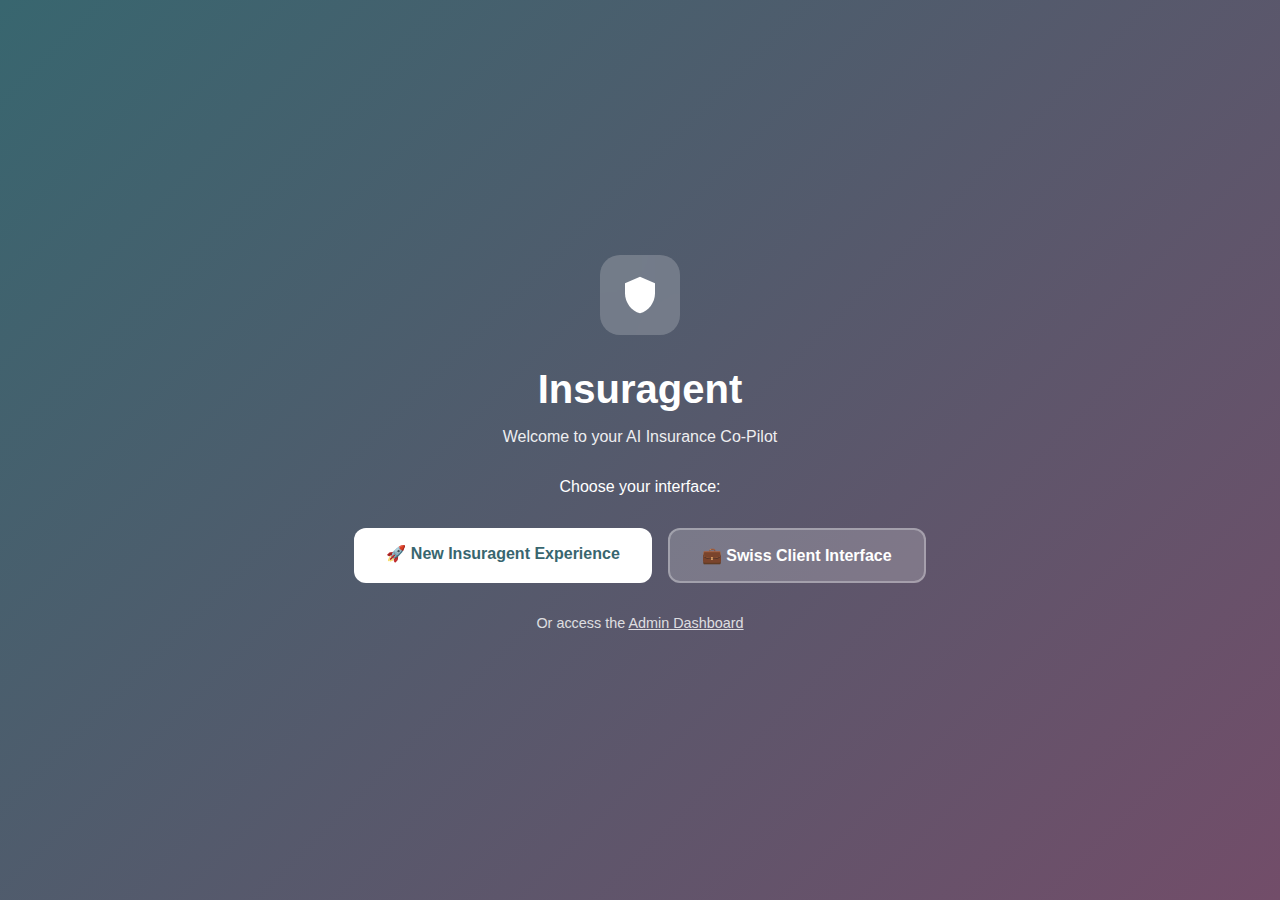
<file: webui/index.html>
<!DOCTYPE html>
<html lang="de">
<head>
    <meta charset="UTF-8">
    <meta name="viewport" content="width=device-width, initial-scale=1.0">
    <title>Insuragent - Redirecting...</title>
    <link rel="icon" type="image/svg+xml" href="public/favicon.svg">
    <style>
        body {
            font-family: -apple-system, BlinkMacSystemFont, 'Segoe UI', Roboto, sans-serif;
            background: linear-gradient(135deg, #38666f 0%, #724d69 100%);
            color: white;
            display: flex;
            align-items: center;
            justify-content: center;
            min-height: 100vh;
            margin: 0;
        }
        .container {
            text-align: center;
            max-width: 600px;
            padding: 2rem;
        }
        .logo {
            width: 80px;
            height: 80px;
            background: rgba(255, 255, 255, 0.2);
            border-radius: 20px;
            display: flex;
            align-items: center;
            justify-content: center;
            margin: 0 auto 2rem;
            backdrop-filter: blur(20px);
        }
        h1 {
            font-size: 2.5rem;
            font-weight: 800;
            margin-bottom: 1rem;
        }
        .buttons {
            display: flex;
            gap: 1rem;
            justify-content: center;
            margin-top: 2rem;
        }
        .btn {
            padding: 1rem 2rem;
            border: none;
            border-radius: 12px;
            font-weight: 600;
            text-decoration: none;
            transition: all 0.3s ease;
            cursor: pointer;
        }
        .btn-primary {
            background: white;
            color: #38666f;
        }
        .btn-secondary {
            background: rgba(255, 255, 255, 0.2);
            color: white;
            border: 2px solid rgba(255, 255, 255, 0.3);
        }
        .btn:hover {
            transform: translateY(-2px);
            box-shadow: 0 10px 25px rgba(0, 0, 0, 0.2);
        }
        .spinner {
            width: 20px;
            height: 20px;
            border: 2px solid rgba(255, 255, 255, 0.3);
            border-top: 2px solid white;
            border-radius: 50%;
            animation: spin 1s linear infinite;
            margin: 0 auto;
        }
        @keyframes spin {
            0% { transform: rotate(0deg); }
            100% { transform: rotate(360deg); }
        }
    </style>
</head>
<body>
    <div class="container">
        <div class="logo">
            <svg width="40" height="40" fill="white" viewBox="0 0 24 24">
                <path d="M12 1L3 5v6c0 5.55 3.84 10.74 9 12 5.16-1.26 9-6.45 9-12V5l-9-4z"/>
            </svg>
        </div>
        <h1>Insuragent</h1>
        <p style="margin-bottom: 2rem; opacity: 0.9;">Welcome to your AI Insurance Co-Pilot</p>
        
        <div id="loading" style="display: none;">
            <div class="spinner"></div>
            <p style="margin-top: 1rem;">Redirecting to Insuragent...</p>
        </div>
        
        <div id="options">
            <p style="margin-bottom: 2rem;">Choose your interface:</p>
            <div class="buttons">
                <a href="/login.html" class="btn btn-primary">
                    🚀 New Insuragent Experience
                </a>
                <a href="/client.html" class="btn btn-secondary">
                    💼 Swiss Client Interface
                </a>
            </div>
            <p style="margin-top: 2rem; font-size: 0.9rem; opacity: 0.8;">
                Or access the <a href="/" style="color: white; text-decoration: underline;">Admin Dashboard</a>
            </p>
        </div>
    </div>

    <script>
        // Auto-redirect to new experience after 3 seconds if no choice made
        setTimeout(() => {
            if (document.getElementById('options').style.display !== 'none') {
                document.getElementById('options').style.display = 'none';
                document.getElementById('loading').style.display = 'block';
                setTimeout(() => {
                    window.location.href = '/login.html';
                }, 1000);
            }
        }, 10000);
    </script>
</body>
</html>
</file>
